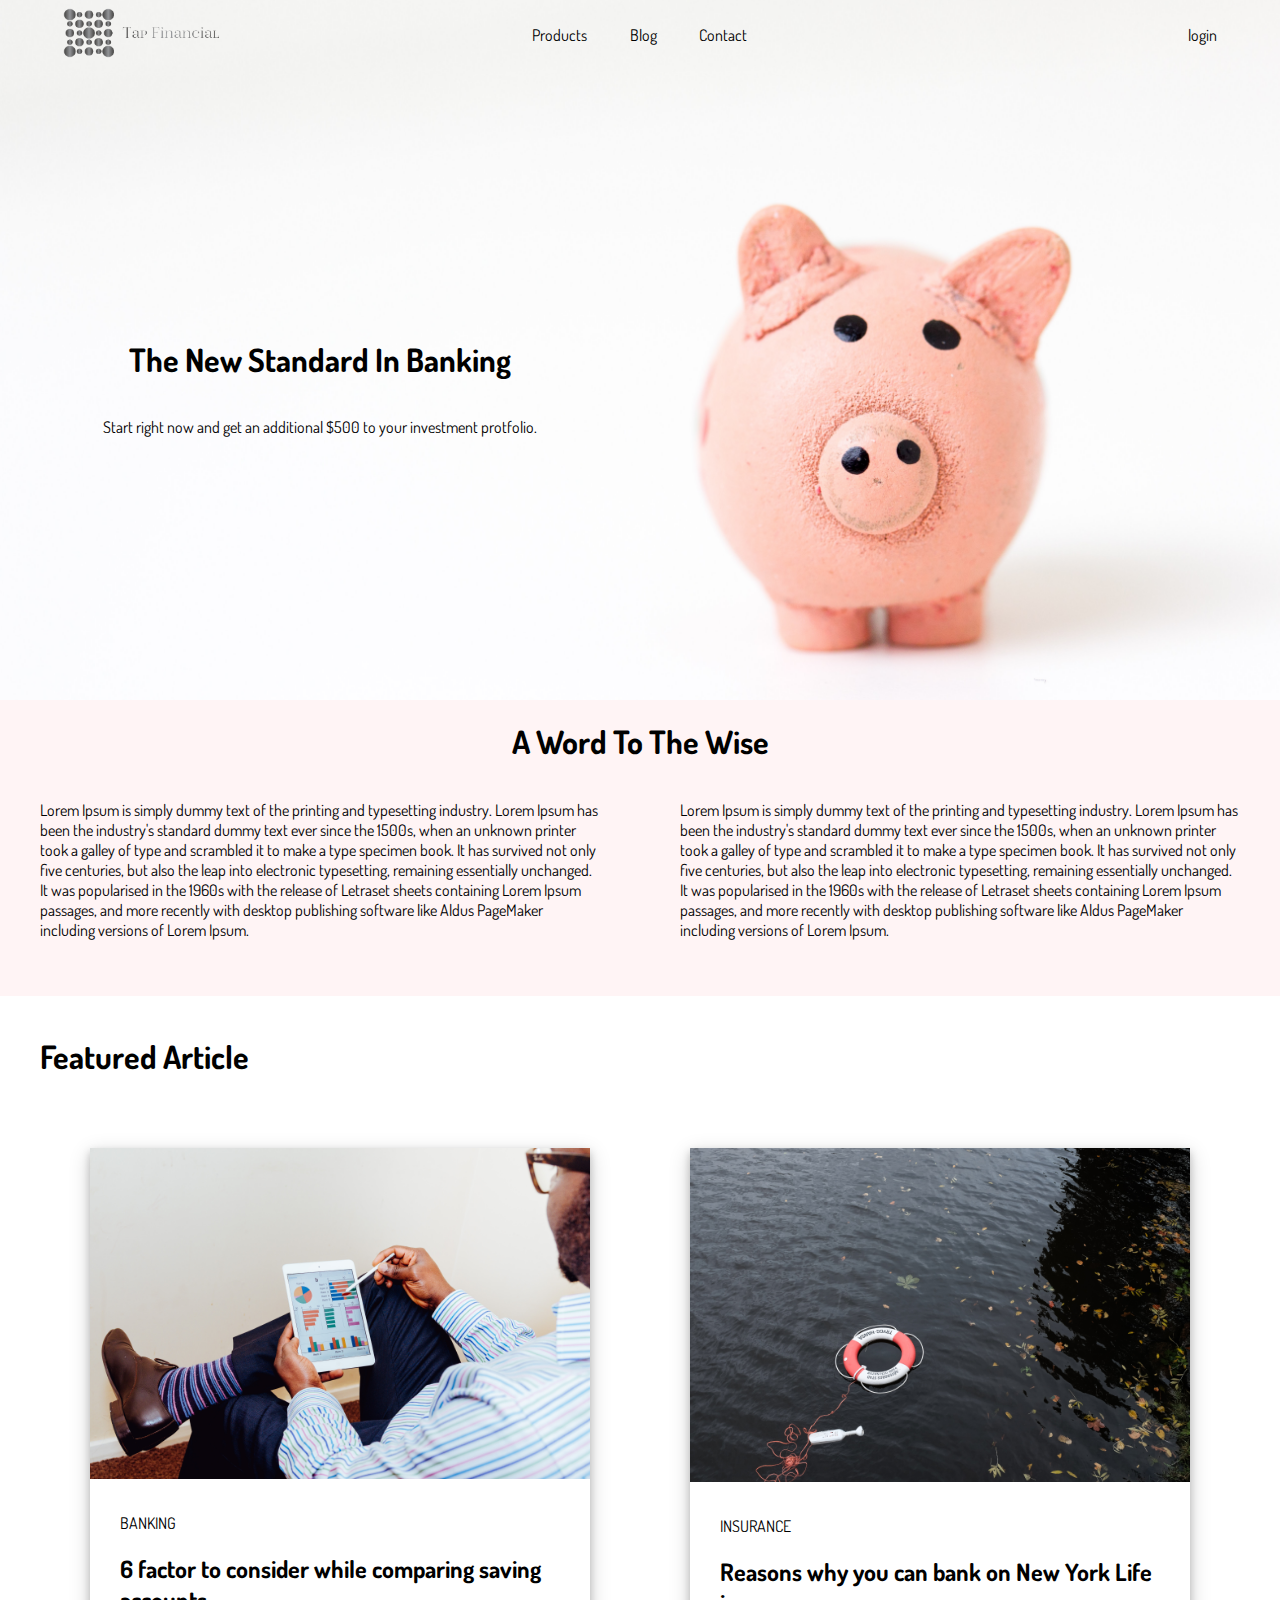
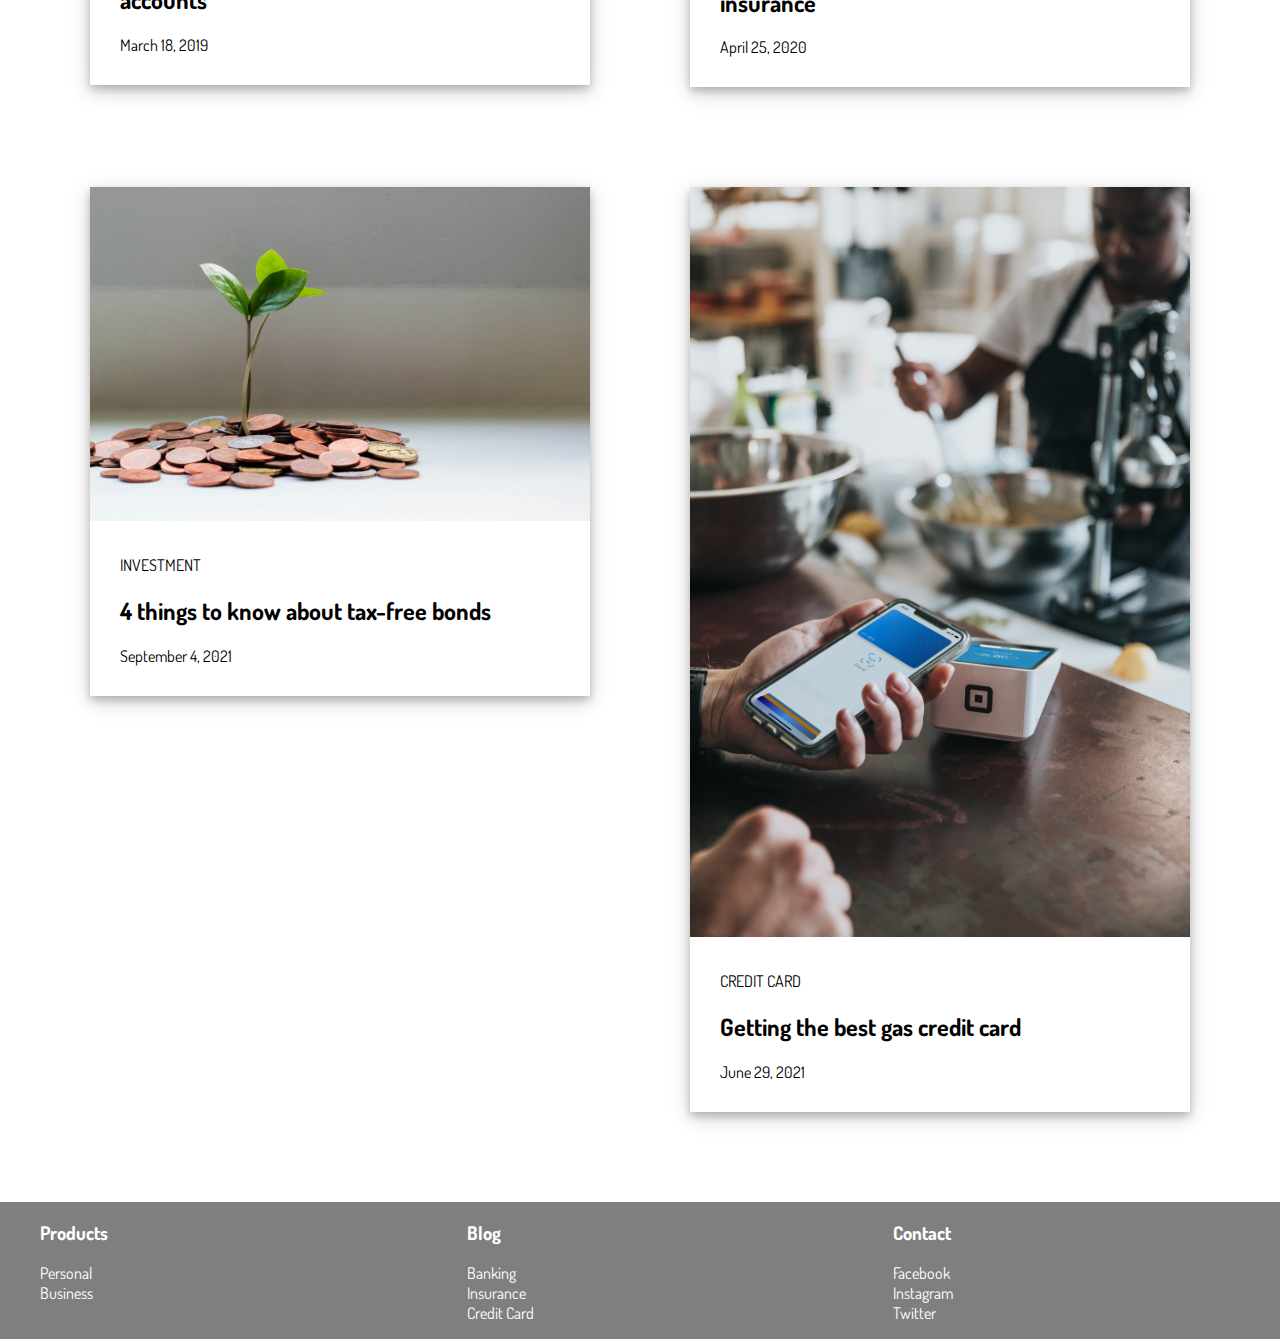
<file: Tap Finalcial/index.html>
<!DOCTYPE html>
<html>

<head>
    <link rel="stylesheet" type="text/css" href="css/style.css">
    <link href="https://fonts.googleapis.com/css2?family=Dosis&display=swap" rel="stylesheet">
    <title>Tap Financial</title>
</head>

<body>
    <div class=upper_content>
        <div class="navbar">
            <div class="nav_logo">
                <img class="logo" src="images/logo_small.png">
            </div>
            <div class="nav_items">
                <div class="nav_item">
                    <a class="navbar_link" href="#">Products</a>
                </div>
                <div class="nav_item">
                    <a class="navbar_link" href="#">Blog</a>
                </div>
                <div class="nav_item">
                    <a class="navbar_link" href="#">Contact</a>
                </div>
            </div>
            <div class="nav_login">
                <a class="navbar_link" href="#">login</a>
            </div>
        </div>
        <div class="container upper">
            <div class="content_half">
                <h1>The New Standard In Banking</h1>
                <p>Start right now and get an additional $500 to your investment protfolio.</p>
            </div>
            <div class="content_half">

            </div>
        </div>
    </div>
    <div class="lower_content">
        <div class="lower_header">
            <h1>A Word To The Wise </h1>
        </div>
        <div class="container">
            <div class="content_half content_padding">
                <p>Lorem Ipsum is simply dummy text of the printing and typesetting industry. Lorem Ipsum has been the
                    industry's standard dummy text ever since the 1500s, when an unknown printer took a galley of type
                    and scrambled it to make a type specimen book. It has survived not only five centuries, but also the
                    leap into electronic typesetting, remaining essentially unchanged. It was popularised in the 1960s
                    with the release of Letraset sheets containing Lorem Ipsum passages, and more recently with desktop
                    publishing software like Aldus PageMaker including versions of Lorem Ipsum.
                </p>
            </div>
            <div class="content_half content_padding">
                <p>Lorem Ipsum is simply dummy text of the printing and typesetting industry. Lorem Ipsum has been the
                    industry's standard dummy text ever since the 1500s, when an unknown printer took a galley of type
                    and scrambled it to make a type specimen book. It has survived not only five centuries, but also the
                    leap into electronic typesetting, remaining essentially unchanged. It was popularised in the 1960s
                    with the release of Letraset sheets containing Lorem Ipsum passages, and more recently with desktop
                    publishing software like Aldus PageMaker including versions of Lorem Ipsum.
                </p>
            </div>
        </div>
    </div>

    <div class="feature-article">
        <div class="feature-header">
            <H1>Featured Article</H1>
        </div>

        <div class="feature-cards">
            <div class="info-card">
                <div class="card">
                    <div class="card-img">
                        <img src="images/comparing-savings-accounts.jpg" alt="Comparing accounts">
                    </div>
                    <div class="card-content">
                        <div class="category">BANKING</div>
                        <div class="title"><h2>6 factor to consider while comparing saving accounts</h2></div>
                        <div class="date">March 18, 2019</div>
                    </div>
                </div>
                
            </div>
            <div class="info-card">
                <div class="card">
                    <div class="card-img">
                        <img src="images/life-preserver.jpg" alt="Life Preserver">
                    </div>
                    <div class="card-content">
                        <div class="category">INSURANCE</div>
                        <div class="title"><h2>Reasons why you can bank on New York Life insurance</h2></div>
                        <div class="date">April 25, 2020</div>
                    </div>
                </div>
                
                
            </div>
            
        </div>
        <div class="feature-cards">
            <div class="info-card">
                <div class="card">
                    <div class="card-img">
                        <img src="images/investment-bonds.jpg" alt="Investment Bonds">
                    </div>
                    <div class="card-content">
                        <div class="category">INVESTMENT</div>
                        <div class="title"><h2>4 things to know about tax-free bonds</h2></div>
                        <div class="date">September 4, 2021</div>
                    </div>
                </div>
                
            </div>
            <div class="info-card">
                <div class="card">
                    <div class="card-img">
                        <img src="images/payment.jpg" alt="Payment">
                    </div>
                    <div class="card-content">
                        <div class="category">CREDIT CARD</div>
                        <div class="title"><h2>Getting the best gas credit card</h2></div>
                        <div class="date">June 29, 2021</div>
                    </div>
                </div>
                
            </div>
            </div>
            
        </div>
       
    </div>
    
    <div class="footer container even-space">
        <div class="product col">
            <ul>
                <li>
                    <h3>Products</h3>
                </li>
                <li>
                    <a class="footer-link" href="#">Personal</a>
                </li>
                <li>
                    <a class="footer-link" href="#">Business</a>
                </li>
            </ul>
        </div>
        <div class="blog col">
            <ul>
                <li>
                    <h3>Blog</h3>
                </li>
                <li>
                    <a class="footer-link" href="#">Banking</a>
                </li>
                <li>
                    <a class="footer-link" href="#">Insurance</a>
                </li>
                <li>
                    <a class="footer-link" href="#">Credit Card</a>
                </li>

        </div>
        <div class="contact col">
            <ul>
                <li>
                    <h3>Contact</h3>
                </li>
                <li>
                    <a class="footer-link" href="#">Facebook</a>
                </li>
                <li>
                    <a class="footer-link" href="#">Instagram</a>
                </li>
                <li>
                    <a class="footer-link" href="#">Twitter</a>
                </li>

        </div>

    </div>

</body>

</html>
</file>
<file: Tap Finalcial/css/style.css>
body{
    margin: 0;
}
div{
    font-family: 'Dosis', sans-serif;
}
.navbar_link{
    text-decoration: none;
    color:black;
}
ul{
    list-style-type: none;

}
.upper_content{
    width:100%;
    height:700px;
    background-image: url(../images/piggy-bank.jpg);
    background-position: center;
    background-size: cover;
    background-repeat: no-repeat;
}
.logo{
    height: 50px;
}
.navbar{
    width:100%;
    height:10%;
    display: flex;
    justify-content: space-around;
    align-items: center;
}
.nav_logo{
    width: 300px;
}
.nav_items{
    display: flex;
    justify-content: space-evenly;
    width: 300px;

}
.nav_login{
    display: flex;
    justify-content:flex-end;
    width: 300px;
}

.container{
    width:100%;
    display: flex;
}
.content_half{
    width:50%;
    display: flex;
    flex-direction: column;
    align-items: center;
    justify-content: center;
}
/*upper container*/
.upper{
        height:90%;
}

.lower_content{
    background-color:#fff4f5; 
}
.lower_header{
    width:100%;
    display: flex;
    justify-content:center;
}
.content_padding{
    padding:0px 40px 40px 40px;
}

.footer{
    color: white;
    background-color: #7f7f7f;
}

.footer-link{
    text-decoration: none;
    color:white; 
}
.col{
    flex: 1;
}

.feature-article{
    margin: 40px 40px 40px 40px;

}

.feature-cards{
    display: flex;
    width: 100%;
}

.info-card{
    width: 50%;
    padding: 50px;

}
.card{
    
    box-shadow: 0 4px 8px 0 rgba(0, 0, 0, 0.2), 0 6px 20px 0 rgba(0, 0, 0, 0.19);
}
.card-img{
    height: 65%;
}
.card-content{
    height: 35%;
    padding:30px;
}


.card-img>img{
   width:100%;
   object-fit: cover;
    
}

@media (max-width: 600px) {
    body{
        color: white;
    }
}
</file>
